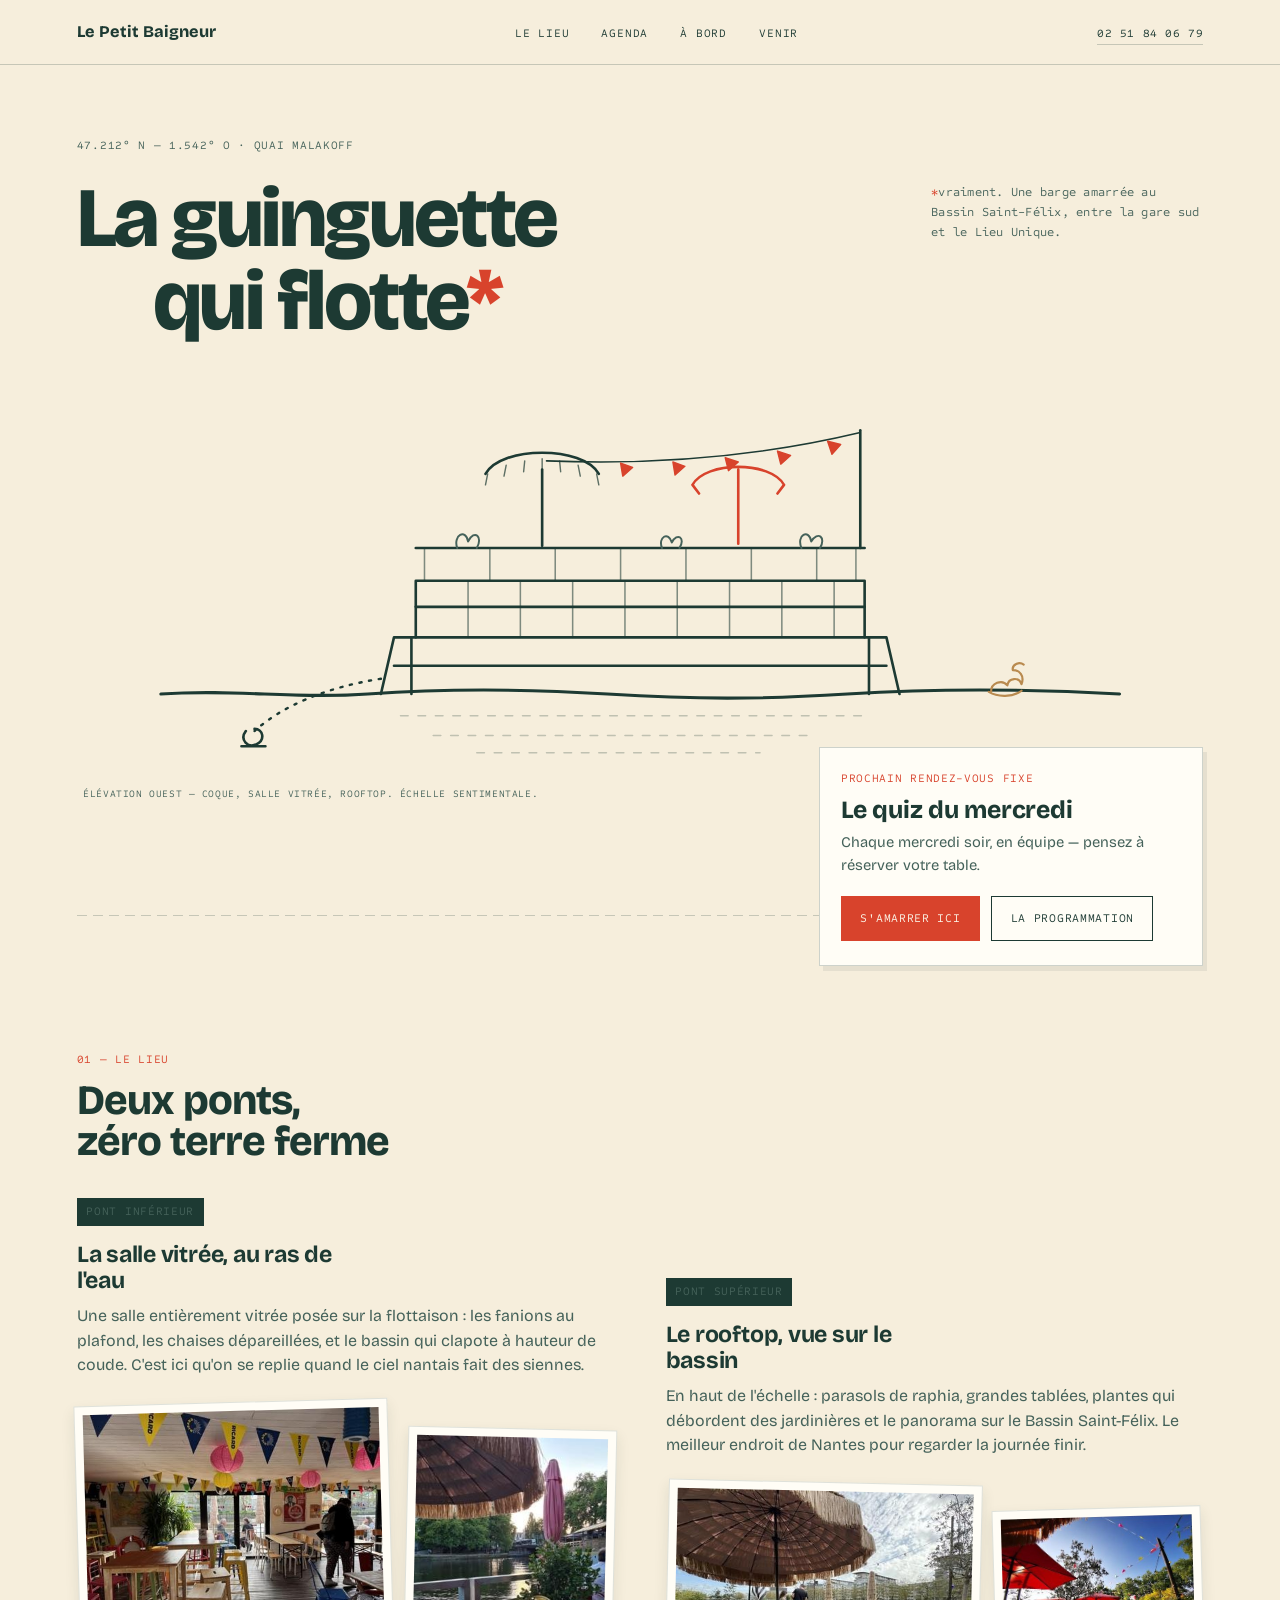
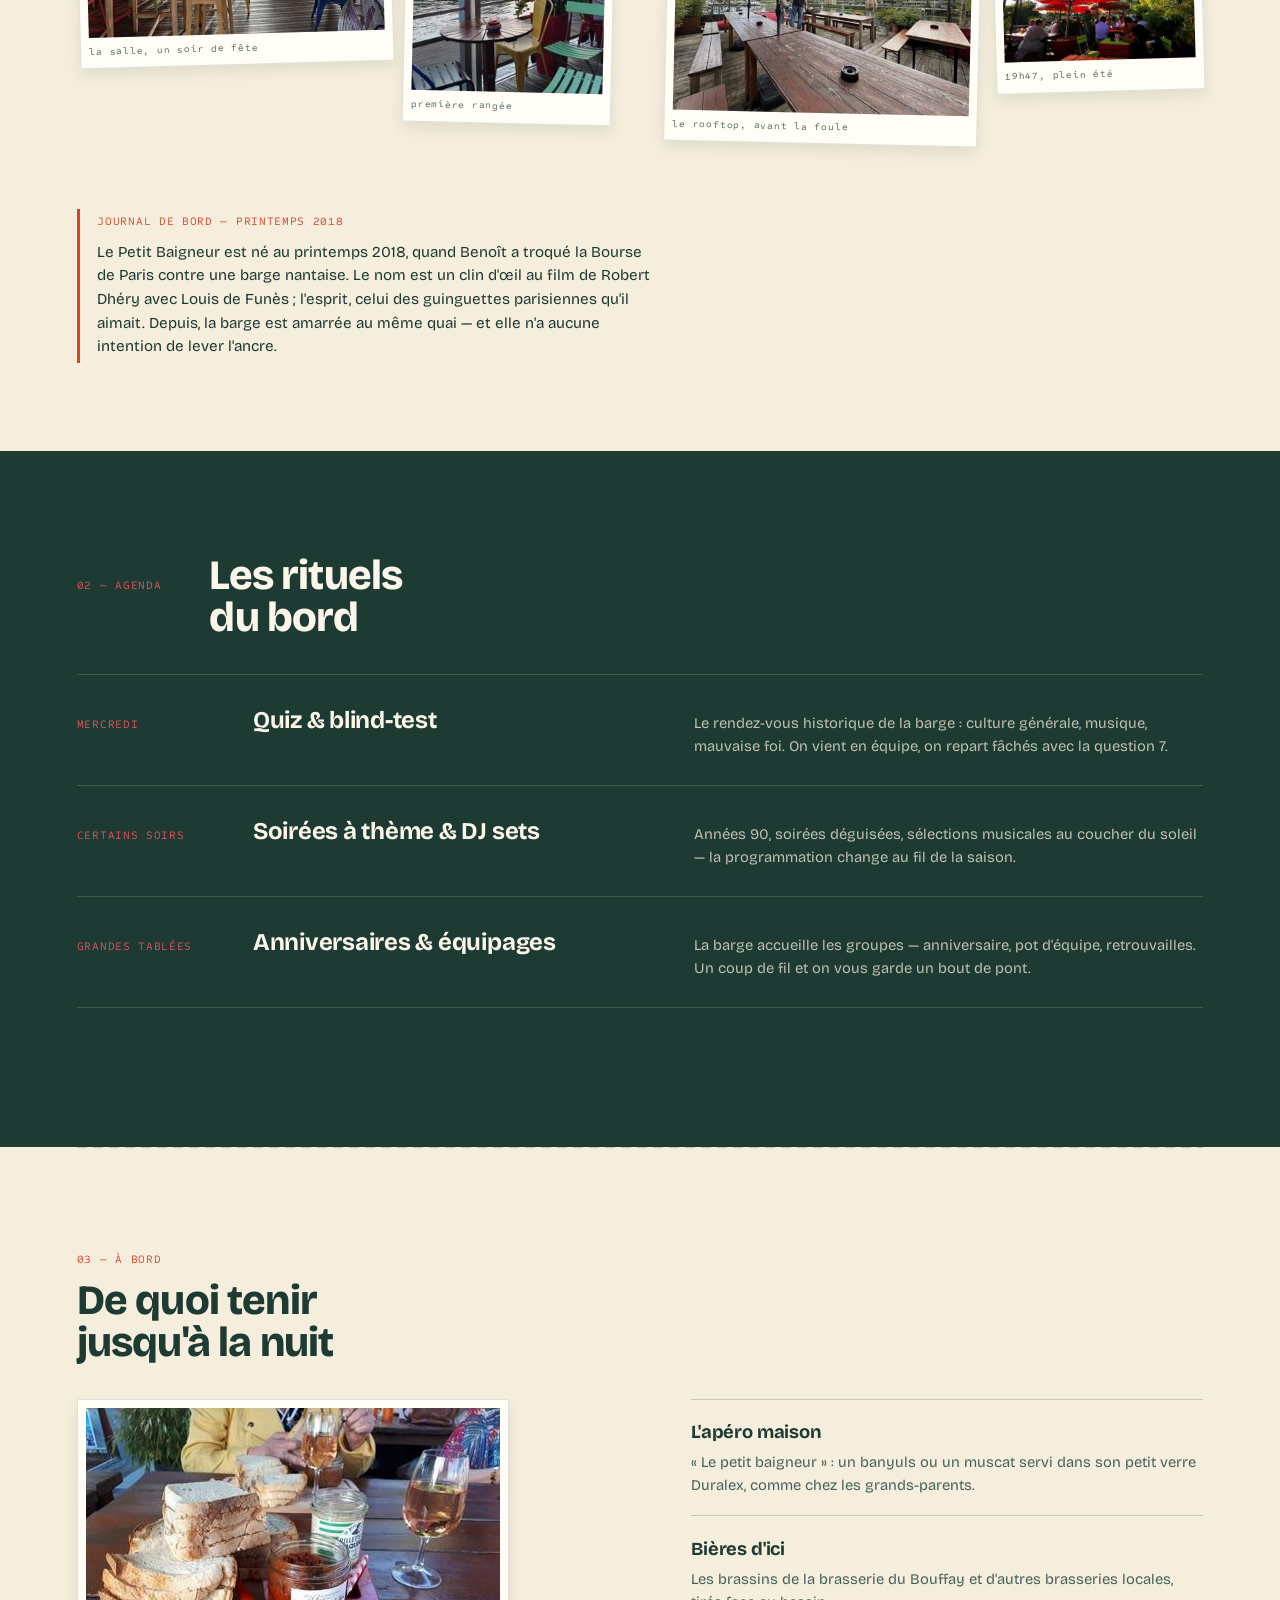
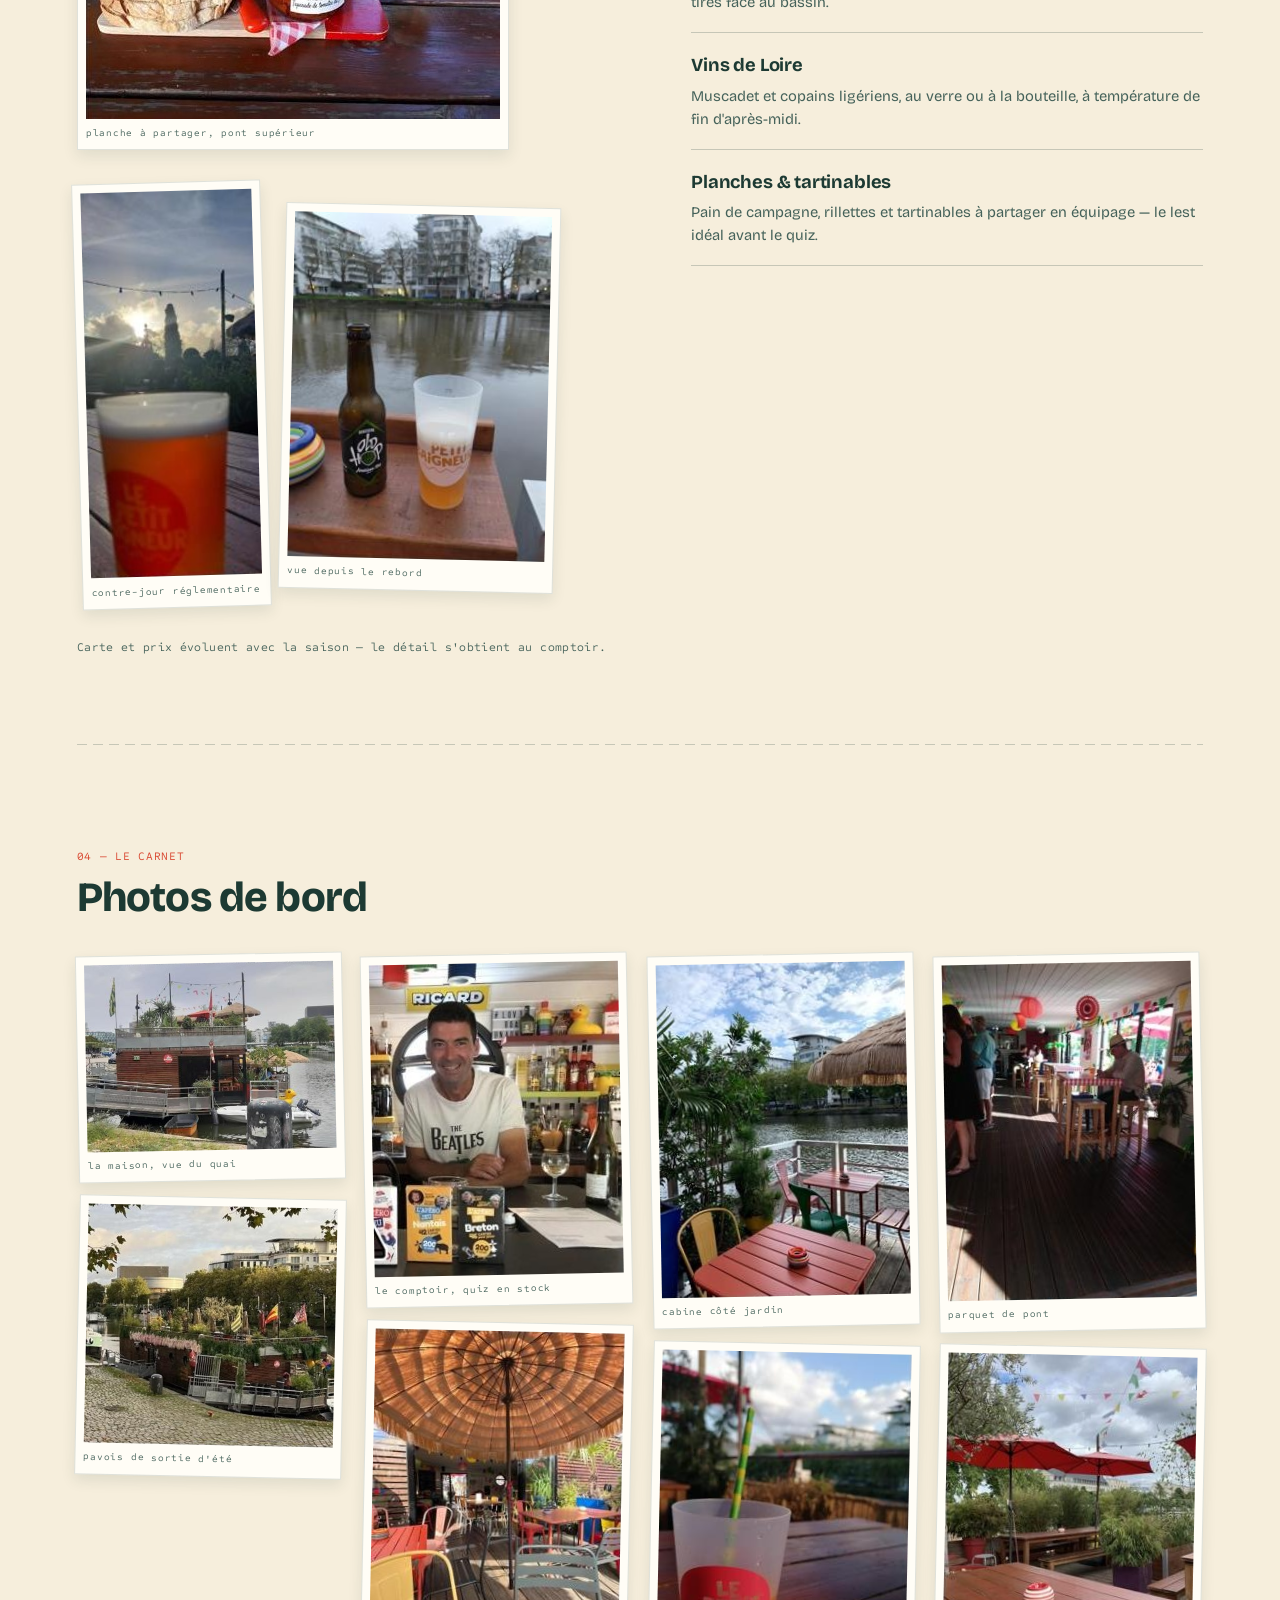
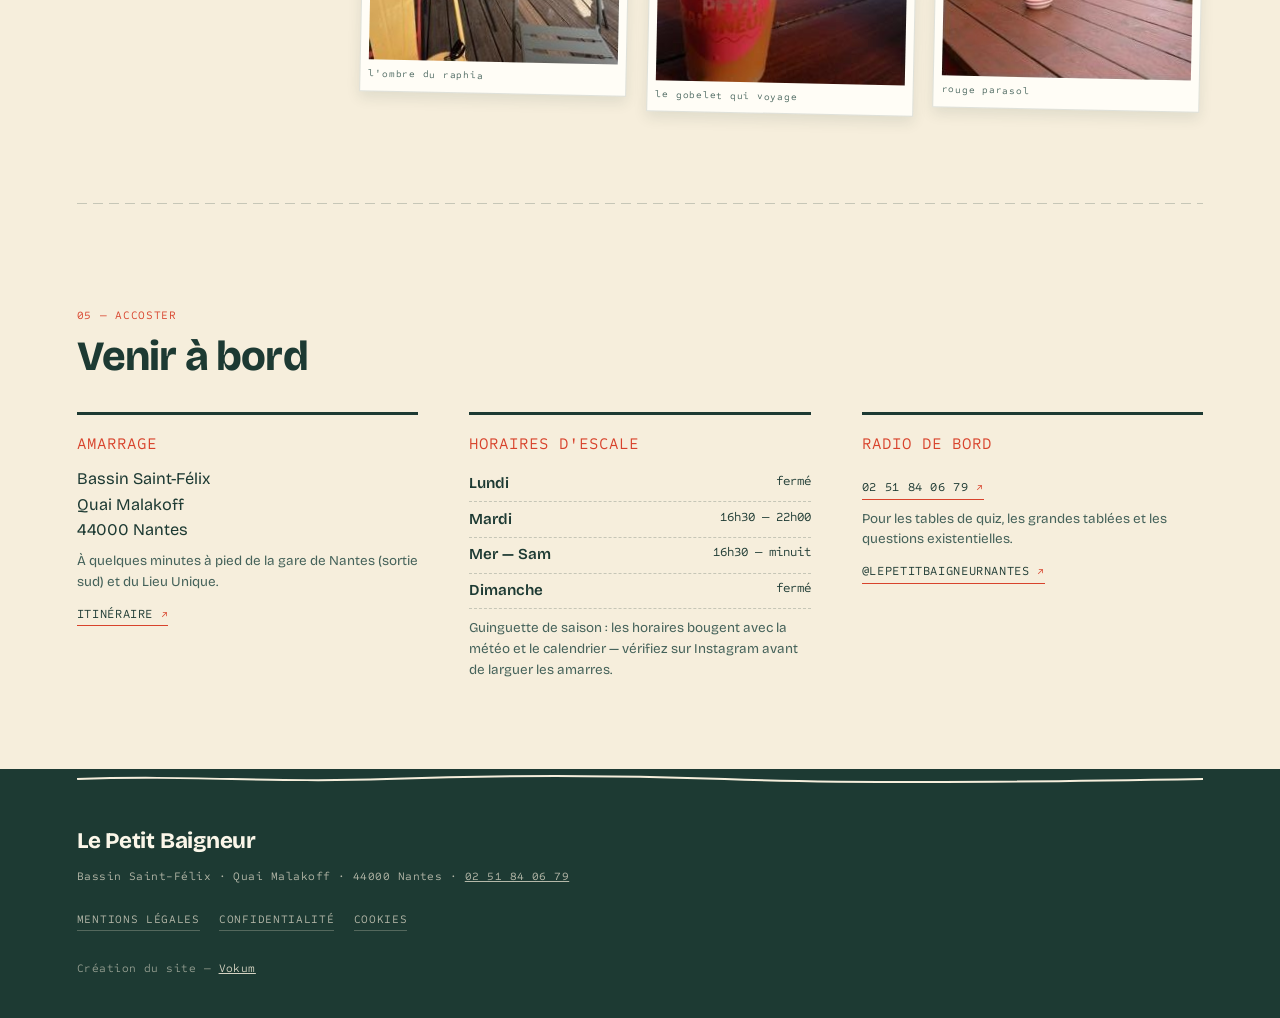
<file: index.html>
<!DOCTYPE html>
<html lang="fr">
<head>
<meta charset="UTF-8">
<meta name="viewport" content="width=device-width, initial-scale=1.0">
<title>Le Petit Baigneur — Guinguette flottante, Bassin Saint-Félix, Nantes</title>
<meta name="description" content="Le Petit Baigneur, guinguette flottante amarrée au Bassin Saint-Félix, quai Malakoff à Nantes. Quiz du mercredi, bières locales, vins de Loire et planches à partager, les pieds au-dessus de l'eau.">
<link rel="canonical" href="https://le-petit-baigneur.vercel.app/">
<meta property="og:title" content="Le Petit Baigneur — Guinguette flottante à Nantes">
<meta property="og:description" content="Une barge amarrée au Bassin Saint-Félix : quiz du mercredi, bières du Bouffay, vins de Loire et fins de journée au-dessus de l'eau.">
<meta property="og:type" content="website">
<meta property="og:url" content="https://le-petit-baigneur.vercel.app/">
<meta property="og:image" content="https://le-petit-baigneur.vercel.app/img/barge-face.jpg">
<meta property="og:locale" content="fr_FR">
<link rel="icon" href="data:image/svg+xml,%3Csvg xmlns='http://www.w3.org/2000/svg' viewBox='0 0 100 100'%3E%3Ccircle cx='50' cy='50' r='46' fill='%23D8432C'/%3E%3Cpath d='M18 62c8-6 14 6 22 0s14 6 22 0 14 6 20 1' stroke='%23F6EEDC' stroke-width='6' fill='none' stroke-linecap='round'/%3E%3C/svg%3E">
<link rel="preconnect" href="https://fonts.googleapis.com">
<link rel="preconnect" href="https://fonts.gstatic.com" crossorigin>
<link href="https://fonts.googleapis.com/css2?family=Bricolage+Grotesque:opsz,wght@12..96,300..800&family=Sometype+Mono:ital,wght@0,400;0,500;0,700;1,400&display=swap" rel="stylesheet">
<link rel="stylesheet" href="styles.css">
<script type="application/ld+json">
{
  "@context": "https://schema.org",
  "@type": "BarOrPub",
  "name": "Le Petit Baigneur",
  "description": "Guinguette flottante amarrée au Bassin Saint-Félix, quai Malakoff, à Nantes.",
  "address": {
    "@type": "PostalAddress",
    "streetAddress": "Bassin Saint-Félix, Quai Malakoff",
    "addressLocality": "Nantes",
    "postalCode": "44000",
    "addressCountry": "FR"
  },
  "geo": {
    "@type": "GeoCoordinates",
    "latitude": 47.2126,
    "longitude": -1.5423
  },
  "telephone": "+33251840679",
  "url": "https://le-petit-baigneur.vercel.app/",
  "sameAs": [
    "https://www.instagram.com/lepetitbaigneurnantes/"
  ],
  "servesCuisine": "Planches et tapas",
  "priceRange": "€€",
  "image": "https://le-petit-baigneur.vercel.app/img/barge-face.jpg"
}
</script>
</head>
<body>

<!-- ============ ENTRÉE : la ligne d'eau ============ -->
<div class="entree" id="entree" aria-hidden="true">
  <div class="entree-inner">
    <svg class="entree-svg" viewBox="0 0 400 240" fill="none" aria-hidden="true">
      <path class="e-eau" pathLength="1" d="M8 180 C 60 176, 90 184, 140 180 S 240 176, 290 180 S 372 184, 392 180"/>
      <g class="e-barge">
        <path class="e-trait t1" pathLength="1" d="M120 178 L126 152 H274 L280 178 Z"/>
        <path class="e-trait t2" pathLength="1" d="M136 152 V128 H264 V152"/>
        <path class="e-trait t3" pathLength="1" d="M136 140 H264"/>
        <path class="e-trait t4" pathLength="1" d="M148 128 V112 M200 128 V110 M252 128 V112"/>
        <path class="e-trait t5" pathLength="1" d="M148 112 C160 100 240 98 252 112"/>
        <path class="e-trait t6" pathLength="1" d="M176 110 V88 M164 96 C170 84 182 84 188 96 M176 88 h0"/>
        <path class="e-trait t7" pathLength="1" d="M120 172 C 100 176, 88 190, 82 202"/>
      </g>
    </svg>
    <p class="entree-nom"><span>Le</span> <span>Petit</span> <span>Baigneur</span></p>
    <p class="entree-lieu">bassin saint-félix · nantes</p>
  </div>
</div>

<!-- ============ HEADER ============ -->
<header class="topbar" id="haut">
  <a class="topbar-nom" href="#haut">Le Petit Baigneur</a>
  <nav class="topbar-nav" aria-label="Navigation principale">
    <a href="#lieu">Le lieu</a>
    <a href="#agenda">Agenda</a>
    <a href="#bord">À bord</a>
    <a href="#infos">Venir</a>
  </nav>
  <a class="topbar-tel" href="tel:+33251840679">02 51 84 06 79</a>
</header>

<main>

<!-- ============ HERO ============ -->
<section class="hero">
  <p class="mono hero-coord">47.212° N — 1.542° O · quai Malakoff</p>
  <h1 class="hero-titre">
    <span class="ht-ligne">La guinguette</span>
    <span class="ht-ligne">qui flotte<em class="ht-rouge">*</em></span>
  </h1>
  <p class="hero-note mono"><em class="ht-rouge">*</em>vraiment. Une barge amarrée au Bassin Saint-Félix, entre la gare sud et le Lieu Unique.</p>

  <figure class="hero-dessin" aria-label="Dessin au trait de la barge du Petit Baigneur">
    <svg viewBox="0 0 900 380" fill="none" aria-hidden="true">
      <!-- ligne d'eau -->
      <path class="d-eau" d="M10 302 C 80 297, 130 307, 200 302 S 340 297, 420 302 S 560 307, 640 302 S 800 297, 890 302"/>
      <!-- reflet -->
      <path class="d-reflet" d="M230 322 H 660 M260 340 H 610 M300 356 H 560"/>
      <!-- coque -->
      <path class="d-trait" d="M212 302 L 224 250 H 676 L 688 302"/>
      <path class="d-trait" d="M224 276 H 676 M240 250 V 302 M660 250 V 302"/>
      <!-- salle vitrée -->
      <path class="d-trait" d="M244 250 V 198 H 656 V 250"/>
      <path class="d-trait" d="M244 222 H 656"/>
      <path class="d-fin" d="M292 198 V 250 M340 198 V 250 M388 198 V 250 M436 198 V 250 M484 198 V 250 M532 198 V 250 M580 198 V 250 M628 198 V 250"/>
      <!-- rambarde rooftop -->
      <path class="d-fin" d="M252 198 V 168 M312 198 V 168 M372 198 V 168 M432 198 V 168 M492 198 V 168 M552 198 V 168 M612 198 V 168 M648 198 V 168"/>
      <path class="d-trait" d="M244 168 H 656"/>
      <!-- plantes rooftop -->
      <path class="d-vert" d="M282 168 c-4 -12 8 -18 10 -6 c6 -12 14 -4 8 6 M470 168 c-4 -10 6 -16 9 -5 c5 -10 13 -4 7 5 M598 168 c-5 -12 7 -18 9 -6 c6 -10 14 -4 8 6"/>
      <!-- parasol raphia -->
      <path class="d-trait" d="M360 166 V 96"/>
      <path class="d-trait" d="M308 100 C 322 74 398 74 412 100"/>
      <path class="d-frange" d="M310 100 l-2 10 M327 92 l-2 10 M344 88 l-1 10 M360 86 l0 10 M376 88 l1 10 M393 92 l2 10 M410 100 l2 10"/>
      <!-- parasol rouge -->
      <path class="d-rouge" d="M540 164 V 106 M498 110 C 510 88 570 88 582 110 M498 110 l6 8 M540 96 l0 10 M582 110 l-6 8"/>
      <!-- mât + fanions -->
      <path class="d-trait" d="M652 168 V 60"/>
      <path class="d-fanions" d="M652 62 C 560 84, 460 92, 364 88"/>
      <path class="d-fanion" d="M622 70 l4 12 8 -9 z M576 79 l3 12 9 -8 z M528 85 l3 12 9 -8 z M480 89 l2 12 9 -8 z M432 90 l2 12 9 -8 z"/>
      <!-- amarre vers bollard -->
      <path class="d-corde" d="M212 288 C 160 296, 120 314, 96 336"/>
      <path class="d-trait" d="M88 336 c-6 8 2 16 10 12 c8 -4 6 -14 -2 -14 M84 350 h22"/>
      <!-- canard -->
      <path class="d-canard" d="M772 300 c0 -8 10 -12 15 -6 c1 -7 11 -8 13 -1 c3 -8 -2 -13 -8 -13 c-1 -5 6 -8 10 -5 M770 300 c8 5 22 5 30 -1"/>
    </svg>
    <figcaption class="mono hero-legende">Élévation ouest — coque, salle vitrée, rooftop. Échelle sentimentale.</figcaption>
  </figure>

  <div class="hero-rdv">
    <p class="mono rdv-label">Prochain rendez-vous fixe</p>
    <p class="rdv-titre">Le quiz du mercredi</p>
    <p class="rdv-detail">Chaque mercredi soir, en équipe — pensez à réserver votre table.</p>
    <div class="rdv-actions">
      <a class="btn btn-plein" href="https://www.google.com/maps/search/?api=1&query=Le+Petit+Baigneur%2C+Quai+Malakoff%2C+44000+Nantes" target="_blank" rel="noopener">S'amarrer ici</a>
      <a class="btn btn-ligne" href="https://www.instagram.com/lepetitbaigneurnantes/" target="_blank" rel="noopener">La programmation</a>
    </div>
  </div>
</section>

<!-- ============ LE LIEU ============ -->
<section class="lieu" id="lieu">
  <header class="sec-tete">
    <p class="mono sec-num">01 — Le lieu</p>
    <h2>Deux ponts,<br>zéro terre ferme</h2>
  </header>

  <div class="lieu-flux">
    <article class="pont">
      <p class="mono pont-tag">Pont inférieur</p>
      <h3>La salle vitrée, au ras de l'eau</h3>
      <p>Une salle entièrement vitrée posée sur la flottaison : les fanions au plafond, les chaises dépareillées, et le bassin qui clapote à hauteur de coude. C'est ici qu'on se replie quand le ciel nantais fait des siennes.</p>
      <div class="pont-photos">
        <figure class="snap snap-a"><img src="img/salle-fanions.jpg" alt="La salle vitrée décorée de fanions et de lampions" width="427" height="321" loading="lazy" decoding="async"><figcaption class="mono">la salle, un soir de fête</figcaption></figure>
        <figure class="snap snap-b"><img src="img/table-bord-eau.jpg" alt="Table au bord de l'eau avec chaises colorées" width="241" height="322" loading="lazy" decoding="async"><figcaption class="mono">première rangée</figcaption></figure>
      </div>
    </article>

    <article class="pont">
      <p class="mono pont-tag">Pont supérieur</p>
      <h3>Le rooftop, vue sur le bassin</h3>
      <p>En haut de l'échelle : parasols de raphia, grandes tablées, plantes qui débordent des jardinières et le panorama sur le Bassin Saint-Félix. Le meilleur endroit de Nantes pour regarder la journée finir.</p>
      <div class="pont-photos">
        <figure class="snap snap-b"><img src="img/rooftop-tables.jpg" alt="Grandes tablées en bois sous les parasols de raphia du rooftop" width="429" height="321" loading="lazy" decoding="async"><figcaption class="mono">le rooftop, avant la foule</figcaption></figure>
        <figure class="snap snap-a"><img src="img/parasols-soir.jpg" alt="Parasols rouges du rooftop en fin de journée" width="429" height="321" loading="lazy" decoding="async"><figcaption class="mono">19h47, plein été</figcaption></figure>
      </div>
    </article>
  </div>

  <aside class="lieu-histoire">
    <p class="mono sec-num">Journal de bord — printemps 2018</p>
    <p>Le Petit Baigneur est né au printemps 2018, quand Benoît a troqué la Bourse de Paris contre une barge nantaise. Le nom est un clin d'œil au film de Robert Dhéry avec Louis de Funès ; l'esprit, celui des guinguettes parisiennes qu'il aimait. Depuis, la barge est amarrée au même quai — et elle n'a aucune intention de lever l'ancre.</p>
  </aside>
</section>

<!-- ============ AGENDA ============ -->
<section class="agenda" id="agenda">
  <header class="sec-tete">
    <p class="mono sec-num">02 — Agenda</p>
    <h2>Les rituels<br>du bord</h2>
  </header>

  <ol class="rituels">
    <li class="rituel">
      <p class="mono rituel-jour">Mercredi</p>
      <div>
        <h3>Quiz &amp; blind-test</h3>
        <p>Le rendez-vous historique de la barge : culture générale, musique, mauvaise foi. On vient en équipe, on repart fâchés avec la question 7.</p>
      </div>
    </li>
    <li class="rituel">
      <p class="mono rituel-jour">Certains soirs</p>
      <div>
        <h3>Soirées à thème &amp; DJ sets</h3>
        <p>Années 90, soirées déguisées, sélections musicales au coucher du soleil — la programmation change au fil de la saison.</p>
      </div>
    </li>
    <li class="rituel">
      <p class="mono rituel-jour">Grandes tablées</p>
      <div>
        <h3>Anniversaires &amp; équipages</h3>
        <p>La barge accueille les groupes — anniversaire, pot d'équipe, retrouvailles. Un coup de fil et on vous garde un bout de pont.</p>
      </div>
    </li>
  </ol>

  <p class="agenda-note mono">La programmation à jour se trouve sur <a href="https://www.instagram.com/lepetitbaigneurnantes/" target="_blank" rel="noopener">@lepetitbaigneurnantes</a> — c'est le journal officiel du bord.</p>
</section>

<!-- ============ À BORD ============ -->
<section class="bord" id="bord">
  <header class="sec-tete">
    <p class="mono sec-num">03 — À bord</p>
    <h2>De quoi tenir<br>jusqu'à la nuit</h2>
  </header>

  <div class="bord-flux">
    <figure class="snap snap-large"><img src="img/planche-tapas.jpg" alt="Planche de pain de campagne et tartinables servie sur une table du rooftop" width="414" height="311" loading="lazy" decoding="async"><figcaption class="mono">planche à partager, pont supérieur</figcaption></figure>

    <ul class="carte">
      <li>
        <h3>L'apéro maison</h3>
        <p>« Le petit baigneur » : un banyuls ou un muscat servi dans son petit verre Duralex, comme chez les grands-parents.</p>
      </li>
      <li>
        <h3>Bières d'ici</h3>
        <p>Les brassins de la brasserie du Bouffay et d'autres brasseries locales, tirés face au bassin.</p>
      </li>
      <li>
        <h3>Vins de Loire</h3>
        <p>Muscadet et copains ligériens, au verre ou à la bouteille, à température de fin d'après-midi.</p>
      </li>
      <li>
        <h3>Planches &amp; tartinables</h3>
        <p>Pain de campagne, rillettes et tartinables à partager en équipage — le lest idéal avant le quiz.</p>
      </li>
    </ul>

    <div class="bord-snaps">
      <figure class="snap snap-a"><img src="img/biere-soleil.jpg" alt="Bière du Petit Baigneur en contre-jour au coucher du soleil" width="147" height="331" loading="lazy" decoding="async"><figcaption class="mono">contre-jour réglementaire</figcaption></figure>
      <figure class="snap snap-b"><img src="img/biere-bassin.jpg" alt="Bière locale posée sur le rebord face au bassin Saint-Félix" width="236" height="317" loading="lazy" decoding="async"><figcaption class="mono">vue depuis le rebord</figcaption></figure>
    </div>
  </div>
  <p class="bord-mention mono">Carte et prix évoluent avec la saison — le détail s'obtient au comptoir.</p>
</section>

<!-- ============ CARNET / GALERIE ============ -->
<section class="carnet" id="carnet">
  <header class="sec-tete">
    <p class="mono sec-num">04 — Le carnet</p>
    <h2>Photos de bord</h2>
  </header>
  <div class="carnet-grille">
    <figure class="snap"><img src="img/barge-face.jpg" alt="La barge du Petit Baigneur vue du quai, avec son rooftop végétalisé" width="394" height="295" loading="lazy" decoding="async"><figcaption class="mono">la maison, vue du quai</figcaption></figure>
    <figure class="snap"><img src="img/quai-barge.jpg" alt="Le bassin Saint-Félix et la barge pavoisée depuis les pavés du quai" width="362" height="347" loading="lazy" decoding="async"><figcaption class="mono">pavois de sortie d'été</figcaption></figure>
    <figure class="snap"><img src="img/bar-equipe.jpg" alt="Au comptoir du bar, boîtes de quiz posées devant l'équipe" width="240" height="300" loading="lazy" decoding="async"><figcaption class="mono">le comptoir, quiz en stock</figcaption></figure>
    <figure class="snap"><img src="img/parasol-chaises.jpg" alt="Parasol de raphia et chaises multicolores sur le pont" width="241" height="320" loading="lazy" decoding="async"><figcaption class="mono">l'ombre du raphia</figcaption></figure>
    <figure class="snap"><img src="img/bord-eau-plantes.jpg" alt="Table rouge au bord de l'eau entourée de plantes" width="239" height="319" loading="lazy" decoding="async"><figcaption class="mono">cabine côté jardin</figcaption></figure>
    <figure class="snap"><img src="img/gobelet-paille.jpg" alt="Gobelet du Petit Baigneur avec une paille, vue sur le bassin" width="245" height="325" loading="lazy" decoding="async"><figcaption class="mono">le gobelet qui voyage</figcaption></figure>
    <figure class="snap"><img src="img/salle-interieur.jpg" alt="Intérieur de la salle avec tables hautes et parquet" width="239" height="322" loading="lazy" decoding="async"><figcaption class="mono">parquet de pont</figcaption></figure>
    <figure class="snap"><img src="img/terrasse-parasols.jpg" alt="Parasols rouges et jardinières sur la terrasse" width="246" height="319" loading="lazy" decoding="async"><figcaption class="mono">rouge parasol</figcaption></figure>
  </div>
</section>

<!-- ============ INFOS / VENIR ============ -->
<section class="infos" id="infos">
  <header class="sec-tete">
    <p class="mono sec-num">05 — Accoster</p>
    <h2>Venir à bord</h2>
  </header>

  <div class="infos-grille">
    <div class="info-bloc">
      <p class="mono info-label">Amarrage</p>
      <p>Bassin Saint-Félix<br>Quai Malakoff<br>44000 Nantes</p>
      <p class="info-plus">À quelques minutes à pied de la gare de Nantes (sortie sud) et du Lieu Unique.</p>
      <a class="lien-fleche" href="https://www.google.com/maps/search/?api=1&query=Le+Petit+Baigneur%2C+Quai+Malakoff%2C+44000+Nantes" target="_blank" rel="noopener">Itinéraire</a>
    </div>
    <div class="info-bloc">
      <p class="mono info-label">Horaires d'escale</p>
      <dl class="horaires">
        <div><dt>Lundi</dt><dd>fermé</dd></div>
        <div><dt>Mardi</dt><dd>16h30 — 22h00</dd></div>
        <div><dt>Mer — Sam</dt><dd>16h30 — minuit</dd></div>
        <div><dt>Dimanche</dt><dd>fermé</dd></div>
      </dl>
      <p class="info-plus">Guinguette de saison : les horaires bougent avec la météo et le calendrier — vérifiez sur Instagram avant de larguer les amarres.</p>
    </div>
    <div class="info-bloc">
      <p class="mono info-label">Radio de bord</p>
      <p><a class="lien-fleche" href="tel:+33251840679">02 51 84 06 79</a></p>
      <p class="info-plus">Pour les tables de quiz, les grandes tablées et les questions existentielles.</p>
      <a class="lien-fleche" href="https://www.instagram.com/lepetitbaigneurnantes/" target="_blank" rel="noopener">@lepetitbaigneurnantes</a>
    </div>
  </div>
</section>

</main>

<!-- ============ NAV POUCE (mobile) ============ -->
<nav class="pouce" id="pouce" aria-label="Accès rapide">
  <a href="#agenda"><span class="mono">Agenda</span></a>
  <a href="#bord"><span class="mono">À bord</span></a>
  <a href="#infos"><span class="mono">Venir</span></a>
  <a href="tel:+33251840679" class="pouce-tel"><span class="mono">Appeler</span></a>
</nav>

<!-- ============ FOOTER ============ -->
<footer class="pied">
  <svg class="pied-eau" viewBox="0 0 400 20" preserveAspectRatio="none" aria-hidden="true">
    <path d="M0 10 C 40 6, 70 14, 110 10 S 190 6, 230 10 S 320 14, 400 10" fill="none"/>
  </svg>
  <p class="pied-nom">Le Petit Baigneur</p>
  <p class="mono pied-adresse">Bassin Saint-Félix · Quai Malakoff · 44000 Nantes · <a href="tel:+33251840679">02 51 84 06 79</a></p>
  <nav class="pied-nav mono" aria-label="Pages légales">
    <a href="mentions-legales.html">Mentions légales</a>
    <a href="confidentialite.html">Confidentialité</a>
    <a href="cookies.html">Cookies</a>
  </nav>
  <p class="pied-credit mono">Création du site — <a href="https://vokumagency.com" target="_blank" rel="noopener">Vokum</a></p>
</footer>

<script src="script.js"></script>
</body>
</html>
</file>
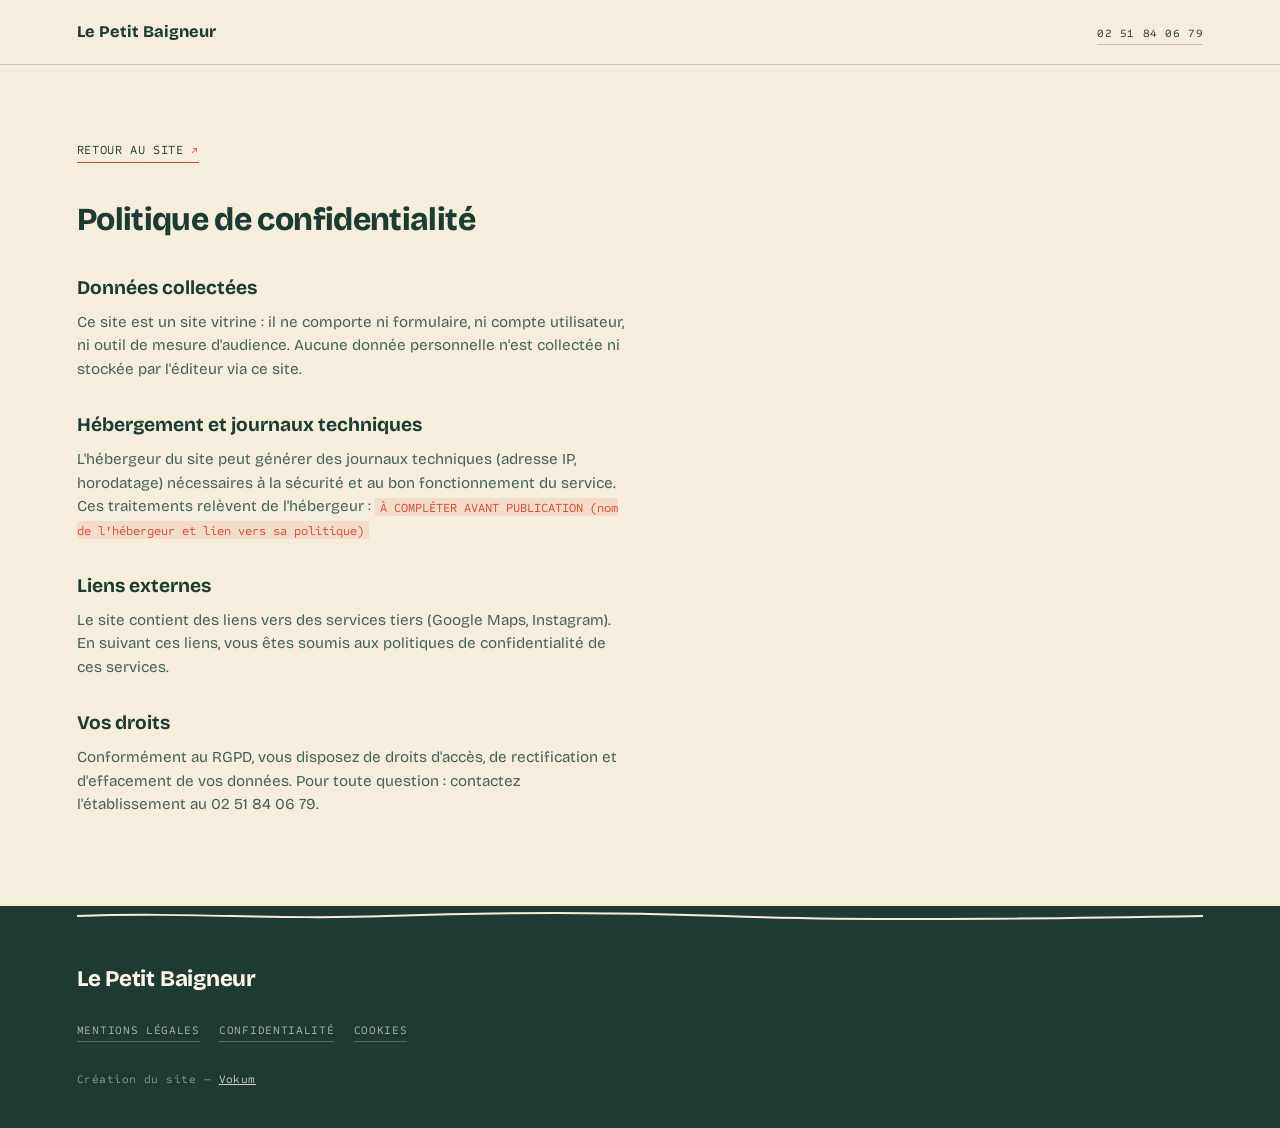
<file: confidentialite.html>
<!DOCTYPE html>
<html lang="fr">
<head>
<meta charset="UTF-8">
<meta name="viewport" content="width=device-width, initial-scale=1.0">
<title>Politique de confidentialité — Le Petit Baigneur</title>
<link rel="canonical" href="https://le-petit-baigneur.vercel.app/confidentialite.html">
<meta name="robots" content="noindex">
<link rel="stylesheet" href="styles.css">
<link rel="preconnect" href="https://fonts.googleapis.com">
<link rel="preconnect" href="https://fonts.gstatic.com" crossorigin>
<link href="https://fonts.googleapis.com/css2?family=Bricolage+Grotesque:opsz,wght@12..96,300..800&family=Sometype+Mono:wght@400;500&display=swap" rel="stylesheet">
</head>
<body>
<header class="topbar">
  <a class="topbar-nom" href="index.html">Le Petit Baigneur</a>
  <a class="topbar-tel" href="tel:+33251840679">02 51 84 06 79</a>
</header>
<main class="legal-main">
  <a class="lien-fleche legal-retour" href="index.html">Retour au site</a>
  <h1>Politique de confidentialité</h1>

  <h2>Données collectées</h2>
  <p>Ce site est un site vitrine : il ne comporte ni formulaire, ni compte utilisateur, ni outil de mesure d'audience. Aucune donnée personnelle n'est collectée ni stockée par l'éditeur via ce site.</p>

  <h2>Hébergement et journaux techniques</h2>
  <p>L'hébergeur du site peut générer des journaux techniques (adresse IP, horodatage) nécessaires à la sécurité et au bon fonctionnement du service. Ces traitements relèvent de l'hébergeur : <span class="a-completer">À COMPLÉTER AVANT PUBLICATION (nom de l'hébergeur et lien vers sa politique)</span></p>

  <h2>Liens externes</h2>
  <p>Le site contient des liens vers des services tiers (Google Maps, Instagram). En suivant ces liens, vous êtes soumis aux politiques de confidentialité de ces services.</p>

  <h2>Vos droits</h2>
  <p>Conformément au RGPD, vous disposez de droits d'accès, de rectification et d'effacement de vos données. Pour toute question : contactez l'établissement au 02 51 84 06 79.</p>
</main>
<footer class="pied">
  <svg class="pied-eau" viewBox="0 0 400 20" preserveAspectRatio="none" aria-hidden="true"><path d="M0 10 C 40 6, 70 14, 110 10 S 190 6, 230 10 S 320 14, 400 10" fill="none"/></svg>
  <p class="pied-nom">Le Petit Baigneur</p>
  <nav class="pied-nav mono" aria-label="Pages légales">
    <a href="mentions-legales.html">Mentions légales</a>
    <a href="confidentialite.html">Confidentialité</a>
    <a href="cookies.html">Cookies</a>
  </nav>
  <p class="pied-credit mono">Création du site — <a href="https://vokumagency.com" target="_blank" rel="noopener">Vokum</a></p>
</footer>
</body>
</html>
</file>
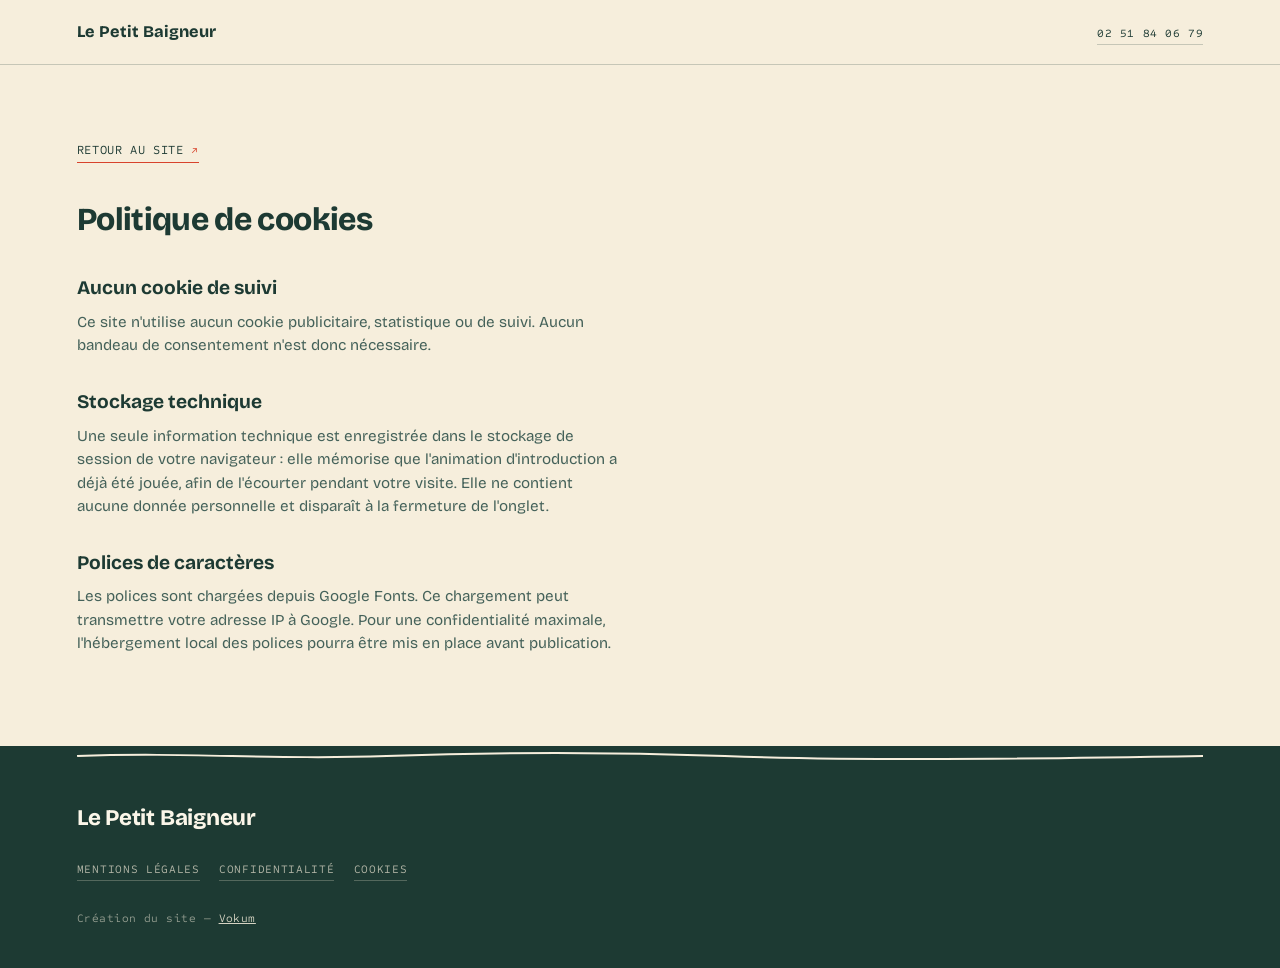
<file: cookies.html>
<!DOCTYPE html>
<html lang="fr">
<head>
<meta charset="UTF-8">
<meta name="viewport" content="width=device-width, initial-scale=1.0">
<title>Politique de cookies — Le Petit Baigneur</title>
<link rel="canonical" href="https://le-petit-baigneur.vercel.app/cookies.html">
<meta name="robots" content="noindex">
<link rel="stylesheet" href="styles.css">
<link rel="preconnect" href="https://fonts.googleapis.com">
<link rel="preconnect" href="https://fonts.gstatic.com" crossorigin>
<link href="https://fonts.googleapis.com/css2?family=Bricolage+Grotesque:opsz,wght@12..96,300..800&family=Sometype+Mono:wght@400;500&display=swap" rel="stylesheet">
</head>
<body>
<header class="topbar">
  <a class="topbar-nom" href="index.html">Le Petit Baigneur</a>
  <a class="topbar-tel" href="tel:+33251840679">02 51 84 06 79</a>
</header>
<main class="legal-main">
  <a class="lien-fleche legal-retour" href="index.html">Retour au site</a>
  <h1>Politique de cookies</h1>

  <h2>Aucun cookie de suivi</h2>
  <p>Ce site n'utilise aucun cookie publicitaire, statistique ou de suivi. Aucun bandeau de consentement n'est donc nécessaire.</p>

  <h2>Stockage technique</h2>
  <p>Une seule information technique est enregistrée dans le stockage de session de votre navigateur : elle mémorise que l'animation d'introduction a déjà été jouée, afin de l'écourter pendant votre visite. Elle ne contient aucune donnée personnelle et disparaît à la fermeture de l'onglet.</p>

  <h2>Polices de caractères</h2>
  <p>Les polices sont chargées depuis Google Fonts. Ce chargement peut transmettre votre adresse IP à Google. Pour une confidentialité maximale, l'hébergement local des polices pourra être mis en place avant publication.</p>
</main>
<footer class="pied">
  <svg class="pied-eau" viewBox="0 0 400 20" preserveAspectRatio="none" aria-hidden="true"><path d="M0 10 C 40 6, 70 14, 110 10 S 190 6, 230 10 S 320 14, 400 10" fill="none"/></svg>
  <p class="pied-nom">Le Petit Baigneur</p>
  <nav class="pied-nav mono" aria-label="Pages légales">
    <a href="mentions-legales.html">Mentions légales</a>
    <a href="confidentialite.html">Confidentialité</a>
    <a href="cookies.html">Cookies</a>
  </nav>
  <p class="pied-credit mono">Création du site — <a href="https://vokumagency.com" target="_blank" rel="noopener">Vokum</a></p>
</footer>
</body>
</html>
</file>
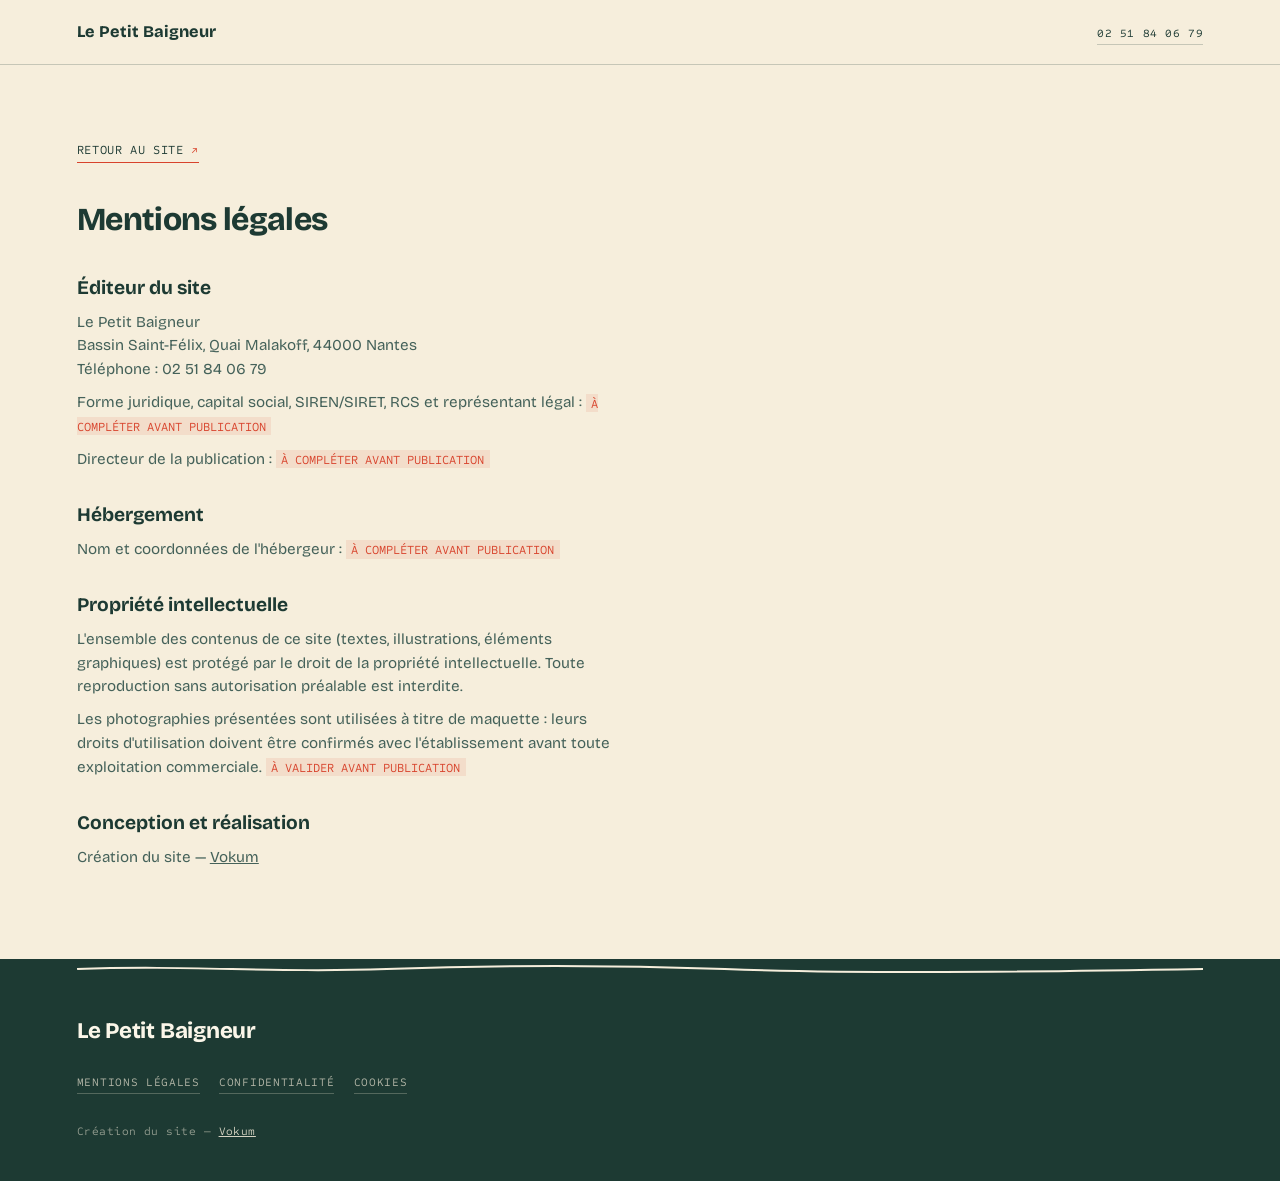
<file: mentions-legales.html>
<!DOCTYPE html>
<html lang="fr">
<head>
<meta charset="UTF-8">
<meta name="viewport" content="width=device-width, initial-scale=1.0">
<title>Mentions légales — Le Petit Baigneur</title>
<link rel="canonical" href="https://le-petit-baigneur.vercel.app/mentions-legales.html">
<meta name="robots" content="noindex">
<link rel="stylesheet" href="styles.css">
<link rel="preconnect" href="https://fonts.googleapis.com">
<link rel="preconnect" href="https://fonts.gstatic.com" crossorigin>
<link href="https://fonts.googleapis.com/css2?family=Bricolage+Grotesque:opsz,wght@12..96,300..800&family=Sometype+Mono:wght@400;500&display=swap" rel="stylesheet">
</head>
<body>
<header class="topbar">
  <a class="topbar-nom" href="index.html">Le Petit Baigneur</a>
  <a class="topbar-tel" href="tel:+33251840679">02 51 84 06 79</a>
</header>
<main class="legal-main">
  <a class="lien-fleche legal-retour" href="index.html">Retour au site</a>
  <h1>Mentions légales</h1>

  <h2>Éditeur du site</h2>
  <p>Le Petit Baigneur<br>Bassin Saint-Félix, Quai Malakoff, 44000 Nantes<br>Téléphone : 02 51 84 06 79</p>
  <p>Forme juridique, capital social, SIREN/SIRET, RCS et représentant légal : <span class="a-completer">À COMPLÉTER AVANT PUBLICATION</span></p>
  <p>Directeur de la publication : <span class="a-completer">À COMPLÉTER AVANT PUBLICATION</span></p>

  <h2>Hébergement</h2>
  <p>Nom et coordonnées de l'hébergeur : <span class="a-completer">À COMPLÉTER AVANT PUBLICATION</span></p>

  <h2>Propriété intellectuelle</h2>
  <p>L'ensemble des contenus de ce site (textes, illustrations, éléments graphiques) est protégé par le droit de la propriété intellectuelle. Toute reproduction sans autorisation préalable est interdite.</p>
  <p>Les photographies présentées sont utilisées à titre de maquette : leurs droits d'utilisation doivent être confirmés avec l'établissement avant toute exploitation commerciale. <span class="a-completer">À VALIDER AVANT PUBLICATION</span></p>

  <h2>Conception et réalisation</h2>
  <p>Création du site — <a href="https://vokumagency.com" target="_blank" rel="noopener">Vokum</a></p>
</main>
<footer class="pied">
  <svg class="pied-eau" viewBox="0 0 400 20" preserveAspectRatio="none" aria-hidden="true"><path d="M0 10 C 40 6, 70 14, 110 10 S 190 6, 230 10 S 320 14, 400 10" fill="none"/></svg>
  <p class="pied-nom">Le Petit Baigneur</p>
  <nav class="pied-nav mono" aria-label="Pages légales">
    <a href="mentions-legales.html">Mentions légales</a>
    <a href="confidentialite.html">Confidentialité</a>
    <a href="cookies.html">Cookies</a>
  </nav>
  <p class="pied-credit mono">Création du site — <a href="https://vokumagency.com" target="_blank" rel="noopener">Vokum</a></p>
</footer>
</body>
</html>
</file>
<file: styles.css>
/* ===================================================
   LE PETIT BAIGNEUR — « Le carnet de bord »
   Mobile d'abord (375/390), desktop en extension.
   =================================================== */

:root {
  --papier: #F6EEDC;
  --papier-clair: #FBF6E9;
  --blanc: #FFFDF6;
  --encre: #1D3A33;
  --encre-douce: #45625A;
  --rouge: #D8432C;
  --corail: #E4535F;
  --raphia: #B98A4F;
  --trait: rgba(29, 58, 51, 0.22);
  --f-display: "Bricolage Grotesque", "Helvetica Neue", sans-serif;
  --f-mono: "Sometype Mono", "Courier New", monospace;
}

* { margin: 0; padding: 0; box-sizing: border-box; }

html { scroll-behavior: smooth; }

body {
  font-family: var(--f-display);
  font-weight: 400;
  background: var(--papier);
  color: var(--encre);
  line-height: 1.55;
  font-size: 1rem;
  overflow-x: clip;
}

img { max-width: 100%; height: auto; display: block; }

a { color: inherit; }

.mono {
  font-family: var(--f-mono);
  font-size: 0.72rem;
  letter-spacing: 0.06em;
  text-transform: uppercase;
}

/* ---------- fils d'eau (séparateurs) ---------- */

section { position: relative; padding: 4.5rem 1.35rem 4rem; }

section + section::before {
  content: "";
  position: absolute;
  top: 0; left: 1.35rem; right: 1.35rem;
  height: 1px;
  background: repeating-linear-gradient(90deg, var(--trait) 0 10px, transparent 10px 16px);
}

/* =================== ENTRÉE =================== */

.entree {
  position: fixed;
  inset: 0;
  z-index: 60;
  background: var(--papier);
  display: grid;
  place-items: center;
  pointer-events: none;
  transition: opacity 0.55s ease, visibility 0.55s;
}

.entree.finie { opacity: 0; visibility: hidden; }

.entree-inner { text-align: center; }

.entree-svg { width: min(72vw, 340px); height: auto; }

.entree-svg path {
  stroke: var(--encre);
  stroke-width: 2.2;
  stroke-linecap: round;
  stroke-linejoin: round;
  stroke-dasharray: 1;
  stroke-dashoffset: 1;
}

.entree-svg .e-eau { stroke-width: 2.6; }
.entree-svg .e-trait.t7 { stroke-dasharray: 0.06 0.04; }

.entree.animee .e-eau { animation: e-draw 0.7s ease-out forwards; }
.entree.animee .t1 { animation: e-draw 0.45s ease-out 0.5s forwards; }
.entree.animee .t2 { animation: e-draw 0.4s ease-out 0.7s forwards; }
.entree.animee .t3 { animation: e-draw 0.3s ease-out 0.85s forwards; }
.entree.animee .t4 { animation: e-draw 0.3s ease-out 0.95s forwards; }
.entree.animee .t5 { animation: e-draw 0.35s ease-out 1.05s forwards; }
.entree.animee .t6 { animation: e-draw 0.4s ease-out 1.15s forwards; }
.entree.animee .t7 { animation: e-draw 0.5s ease-out 1.3s forwards; }

@keyframes e-draw { to { stroke-dashoffset: 0; } }

.entree-nom {
  margin-top: 1.1rem;
  font-weight: 750;
  font-size: 1.7rem;
  letter-spacing: -0.01em;
  line-height: 1;
}

.entree-nom span {
  display: inline-block;
  opacity: 0;
  transform: translateY(0.55em);
}

.entree.animee .entree-nom span { animation: e-monte 0.55s cubic-bezier(0.2, 0.6, 0.2, 1) forwards; }
.entree.animee .entree-nom span:nth-child(1) { animation-delay: 0.9s; }
.entree.animee .entree-nom span:nth-child(2) { animation-delay: 1.02s; }
.entree.animee .entree-nom span:nth-child(3) { animation-delay: 1.14s; }

@keyframes e-monte { to { opacity: 1; transform: translateY(0); } }

.entree-lieu {
  font-family: var(--f-mono);
  font-size: 0.68rem;
  letter-spacing: 0.14em;
  text-transform: uppercase;
  color: var(--encre-douce);
  margin-top: 0.6rem;
  opacity: 0;
}

.entree.animee .entree-lieu { animation: e-monte 0.5s ease 1.35s forwards; }

/* version raccourcie (visite suivante) */
.entree.rapide .e-eau,
.entree.rapide .e-trait { animation-duration: 0.25s !important; animation-delay: 0s !important; }
.entree.rapide .entree-nom span,
.entree.rapide .entree-lieu { animation-duration: 0.3s !important; animation-delay: 0.1s !important; }

@media (prefers-reduced-motion: reduce) {
  html { scroll-behavior: auto; }
  .entree-svg path { stroke-dashoffset: 0; stroke-dasharray: none; }
  .entree.animee .e-eau, .entree.animee .e-trait { animation: none; }
  .entree .entree-nom span, .entree .entree-lieu { animation: none !important; opacity: 1; transform: none; }
  .entree { transition: opacity 0.3s ease, visibility 0.3s; }
}

/* =================== TOPBAR =================== */

.topbar {
  display: flex;
  align-items: baseline;
  justify-content: space-between;
  gap: 1rem;
  padding: 1rem 1.35rem;
  border-bottom: 1px solid var(--trait);
}

.topbar-nom {
  font-weight: 750;
  font-size: 1.02rem;
  text-decoration: none;
  white-space: nowrap;
}

.topbar-nav { display: none; }

.topbar-tel {
  font-family: var(--f-mono);
  font-size: 0.72rem;
  letter-spacing: 0.05em;
  text-decoration: none;
  border-bottom: 1px solid var(--trait);
  padding-bottom: 1px;
  white-space: nowrap;
}

/* =================== HERO =================== */

.hero { padding-top: 2.6rem; }

.hero-coord { color: var(--encre-douce); margin-bottom: 1.4rem; }

.hero-titre {
  font-size: clamp(2.55rem, 12vw, 3.4rem);
  font-weight: 780;
  line-height: 0.98;
  letter-spacing: -0.025em;
  text-wrap: balance;
}

.ht-ligne { display: block; }
.ht-ligne:nth-child(2) { padding-left: 0.9em; }
.ht-rouge { color: var(--rouge); font-style: normal; }

.hero-note {
  max-width: 21rem;
  margin-top: 1.1rem;
  color: var(--encre-douce);
  text-transform: none;
  letter-spacing: 0.02em;
  font-size: 0.78rem;
  line-height: 1.6;
}

.hero-dessin { margin: 2.2rem -0.4rem 0; }

.hero-dessin svg { width: 100%; height: auto; }

.hero-dessin path {
  stroke: var(--encre);
  stroke-width: 2.4;
  stroke-linecap: round;
  stroke-linejoin: round;
}

.hero-dessin .d-eau { stroke-width: 2.8; }
.hero-dessin .d-fin { stroke-width: 1.4; opacity: 0.55; }
.hero-dessin .d-reflet { stroke-width: 1.4; opacity: 0.25; stroke-dasharray: 7 9; }
.hero-dessin .d-rouge { stroke: var(--rouge); }
.hero-dessin .d-vert { stroke: var(--encre-douce); stroke-width: 1.8; }
.hero-dessin .d-frange { stroke-width: 1.3; opacity: 0.7; }
.hero-dessin .d-fanions { stroke-width: 1.4; }
.hero-dessin .d-fanion { stroke-width: 1.3; fill: var(--rouge); stroke: var(--rouge); }
.hero-dessin .d-corde { stroke-dasharray: 2 7; stroke-width: 2.2; }
.hero-dessin .d-canard { stroke: var(--raphia); stroke-width: 2; }

.hero-legende {
  margin-top: 0.5rem;
  color: var(--encre-douce);
  font-size: 0.62rem;
  text-align: right;
  padding-right: 0.4rem;
}

.hero-rdv {
  margin-top: 2.4rem;
  background: var(--blanc);
  border: 1px solid var(--trait);
  padding: 1.4rem 1.3rem 1.5rem;
  box-shadow: 4px 5px 0 rgba(29, 58, 51, 0.08);
}

.rdv-label { color: var(--rouge); margin-bottom: 0.55rem; }

.rdv-titre {
  font-weight: 750;
  font-size: 1.55rem;
  line-height: 1.05;
  letter-spacing: -0.01em;
}

.rdv-detail { margin-top: 0.5rem; font-size: 0.92rem; color: var(--encre-douce); }

.rdv-actions { display: flex; flex-wrap: wrap; gap: 0.7rem; margin-top: 1.2rem; }

.btn {
  font-family: var(--f-mono);
  font-size: 0.74rem;
  letter-spacing: 0.06em;
  text-transform: uppercase;
  text-decoration: none;
  padding: 0.78rem 1.15rem;
  border: 1.5px solid var(--encre);
  transition: transform 0.2s ease, box-shadow 0.2s ease;
}

.btn-plein { background: var(--rouge); border-color: var(--rouge); color: var(--papier-clair); }
.btn-ligne { background: transparent; }

.btn:active { transform: translateY(2px); }

@media (hover: hover) {
  .btn:hover { transform: translate(-2px, -2px); box-shadow: 3px 3px 0 rgba(29, 58, 51, 0.25); }
}

/* =================== SECTIONS COMMUNES =================== */

.sec-tete { margin-bottom: 2.2rem; }

.sec-num { color: var(--rouge); margin-bottom: 0.7rem; }

.sec-tete h2 {
  font-size: clamp(2rem, 9vw, 2.6rem);
  font-weight: 760;
  line-height: 1.0;
  letter-spacing: -0.02em;
}

/* révélations au scroll */
.rev { opacity: 0; transform: translateY(22px); transition: opacity 0.7s ease, transform 0.7s cubic-bezier(0.2, 0.6, 0.2, 1); }
.rev.vu { opacity: 1; transform: none; }

@media (prefers-reduced-motion: reduce) {
  .rev { opacity: 1; transform: none; transition: none; }
}

/* =================== SNAPSHOTS =================== */

.snap {
  background: var(--blanc);
  border: 1px solid rgba(29, 58, 51, 0.14);
  padding: 0.5rem 0.5rem 0.55rem;
  box-shadow: 0 6px 14px rgba(29, 58, 51, 0.10);
  width: fit-content;
}

.snap img { width: 100%; }

.snap figcaption {
  padding-top: 0.45rem;
  font-size: 0.6rem;
  letter-spacing: 0.08em;
  color: var(--encre-douce);
  text-transform: lowercase;
}

.snap-a { transform: rotate(-1.6deg); }
.snap-b { transform: rotate(1.3deg); }

/* =================== LE LIEU =================== */

.pont { margin-bottom: 3.2rem; }

.pont-tag {
  display: inline-block;
  color: var(--papier-clair);
  background: var(--encre);
  padding: 0.32rem 0.6rem;
  margin-bottom: 0.9rem;
}

.pont h3 {
  font-size: 1.45rem;
  font-weight: 700;
  line-height: 1.12;
  letter-spacing: -0.01em;
  margin-bottom: 0.7rem;
  max-width: 18ch;
}

.pont > p { max-width: 34rem; color: var(--encre-douce); }

.pont-photos {
  display: flex;
  align-items: flex-start;
  gap: 0.9rem;
  margin-top: 1.5rem;
}

.pont-photos .snap:first-child { flex: 1.55; }
.pont-photos .snap:last-child { flex: 1; margin-top: 1.6rem; }

.lieu-histoire {
  border-left: 3px solid var(--rouge);
  padding: 0.3rem 0 0.3rem 1.1rem;
  max-width: 36rem;
}

.lieu-histoire .sec-num { color: var(--rouge); margin-bottom: 0.6rem; }
.lieu-histoire p:last-child { font-size: 0.95rem; }

/* =================== AGENDA =================== */

.agenda { background: var(--encre); color: var(--papier-clair); }

.agenda .sec-num { color: var(--corail); }
.agenda .sec-tete h2 { color: var(--papier-clair); }

.rituels { list-style: none; }

.rituel {
  display: grid;
  grid-template-columns: 6.4rem 1fr;
  gap: 1rem;
  padding: 1.35rem 0;
  border-top: 1px solid rgba(246, 238, 220, 0.18);
}

.rituel:last-child { border-bottom: 1px solid rgba(246, 238, 220, 0.18); }

.rituel-jour { color: var(--corail); padding-top: 0.25rem; }

.rituel h3 { font-size: 1.2rem; font-weight: 700; letter-spacing: -0.01em; }

.rituel p:not(.rituel-jour) { margin-top: 0.35rem; font-size: 0.92rem; color: rgba(246, 238, 220, 0.75); }

.agenda-note {
  margin-top: 2rem;
  text-transform: none;
  letter-spacing: 0.03em;
  font-size: 0.78rem;
  color: rgba(246, 238, 220, 0.75);
}

.agenda-note a { color: var(--papier-clair); }

/* =================== À BORD =================== */

.bord-flux { display: flex; flex-direction: column; gap: 2rem; }

.snap-large { transform: rotate(-0.8deg); }

.carte { list-style: none; }

.carte li { padding: 1.15rem 0; border-top: 1px solid var(--trait); }
.carte li:last-child { border-bottom: 1px solid var(--trait); }

.carte h3 { font-size: 1.15rem; font-weight: 700; letter-spacing: -0.01em; }
.carte p { margin-top: 0.3rem; font-size: 0.92rem; color: var(--encre-douce); }

.bord-snaps { display: flex; gap: 1rem; align-items: flex-start; }
.bord-snaps .snap:first-child { flex: 1; }
.bord-snaps .snap:last-child { flex: 1.5; margin-top: 1.4rem; }

.bord-mention {
  margin-top: 1.8rem;
  text-transform: none;
  letter-spacing: 0.03em;
  font-size: 0.74rem;
  color: var(--encre-douce);
}

/* =================== CARNET =================== */

.carnet-grille { columns: 2; column-gap: 1rem; }

.carnet-grille .snap { margin-bottom: 1rem; width: 100%; break-inside: avoid; }

.carnet-grille .snap:nth-child(odd) { transform: rotate(-1.1deg); }
.carnet-grille .snap:nth-child(even) { transform: rotate(1.2deg); }

/* =================== INFOS =================== */

.infos-grille { display: flex; flex-direction: column; gap: 1.8rem; }

.info-bloc {
  border-top: 3px solid var(--encre);
  padding-top: 1rem;
}

.info-label { color: var(--rouge); margin-bottom: 0.6rem; }

.info-bloc > p { font-size: 1.02rem; }

.info-plus { margin-top: 0.55rem; font-size: 0.84rem !important; color: var(--encre-douce); max-width: 30rem; }

.horaires div {
  display: flex;
  justify-content: space-between;
  padding: 0.35rem 0;
  border-bottom: 1px dashed var(--trait);
  font-size: 0.95rem;
}

.horaires dt { font-weight: 600; }
.horaires dd { font-family: var(--f-mono); font-size: 0.8rem; }

.lien-fleche {
  display: inline-block;
  margin-top: 0.7rem;
  font-family: var(--f-mono);
  font-size: 0.78rem;
  letter-spacing: 0.05em;
  text-transform: uppercase;
  text-decoration: none;
  border-bottom: 1.5px solid var(--rouge);
  padding-bottom: 2px;
}

.lien-fleche::after { content: " ↗"; color: var(--rouge); }

/* =================== NAV POUCE =================== */

.pouce {
  position: fixed;
  left: 50%;
  bottom: max(0.9rem, env(safe-area-inset-bottom));
  transform: translateX(-50%);
  display: flex;
  gap: 0.15rem;
  background: var(--encre);
  border-radius: 999px;
  padding: 0.3rem;
  box-shadow: 0 8px 22px rgba(29, 58, 51, 0.35);
  z-index: 50;
  transition: transform 0.35s cubic-bezier(0.2, 0.6, 0.2, 1), opacity 0.35s ease;
}

.pouce.cachee { transform: translateX(-50%) translateY(140%); opacity: 0; }

.pouce a {
  text-decoration: none;
  color: var(--papier-clair);
  padding: 0.6rem 0.85rem;
  border-radius: 999px;
}

.pouce a .mono { font-size: 0.66rem; letter-spacing: 0.08em; }

.pouce-tel { background: var(--rouge); }

/* =================== FOOTER =================== */

.pied {
  background: var(--encre);
  color: var(--papier-clair);
  padding: 0 1.35rem 2.2rem;
  text-align: left;
}

.pied-eau { display: block; width: 100%; height: 20px; margin-bottom: 2.2rem; }
.pied-eau path { stroke: var(--papier); stroke-width: 2; }

.pied { margin-top: 0; }

.pied-nom { font-weight: 750; font-size: 1.4rem; letter-spacing: -0.01em; }

.pied-adresse {
  margin-top: 0.6rem;
  color: rgba(246, 238, 220, 0.7);
  text-transform: none;
  letter-spacing: 0.04em;
  font-size: 0.72rem;
}

.pied-adresse a { color: inherit; }

.pied-nav { display: flex; flex-wrap: wrap; gap: 1.2rem; margin-top: 1.6rem; }

.pied-nav a { color: rgba(246, 238, 220, 0.7); text-decoration: none; border-bottom: 1px solid rgba(246, 238, 220, 0.25); padding-bottom: 1px; }

.pied-credit { margin-top: 1.8rem; color: rgba(246, 238, 220, 0.55); text-transform: none; letter-spacing: 0.04em; }

.pied-credit a { color: rgba(246, 238, 220, 0.85); }

/* =================== PAGES LÉGALES =================== */

.legal-main { max-width: 44rem; padding: 3rem 1.35rem 4rem; }

.legal-main h1 { font-size: 2rem; font-weight: 760; letter-spacing: -0.02em; margin-bottom: 1.6rem; }

.legal-main h2 { font-size: 1.2rem; font-weight: 700; margin: 1.8rem 0 0.5rem; }

.legal-main p, .legal-main li { font-size: 0.95rem; color: var(--encre-douce); margin-bottom: 0.6rem; }

.legal-main ul { padding-left: 1.2rem; }

.legal-main .a-completer {
  font-family: var(--f-mono);
  font-size: 0.78rem;
  background: rgba(216, 67, 44, 0.1);
  color: var(--rouge);
  padding: 0.1rem 0.35rem;
}

.legal-retour { display: inline-block; margin-bottom: 2rem; }

/* ===================================================
   DESKTOP — extension panoramique et calme
   =================================================== */

@media (min-width: 760px) {

  section { padding: 6.5rem 6vw 5.5rem; }
  section + section::before { left: 6vw; right: 6vw; }

  .topbar { padding: 1.2rem 6vw; }

  .topbar-nav { display: flex; gap: 2rem; }
  .topbar-nav a {
    font-family: var(--f-mono);
    font-size: 0.72rem;
    letter-spacing: 0.07em;
    text-transform: uppercase;
    text-decoration: none;
  }
  .topbar-nav a:hover { color: var(--rouge); }

  .pouce { display: none; }

  /* HERO : composition panoramique */
  .hero { padding-top: 4.5rem; padding-bottom: 7rem; }

  .hero-titre { font-size: clamp(3.6rem, 6.6vw, 5.6rem); max-width: 12ch; }

  .hero-note { position: absolute; right: 6vw; top: 6.2rem; max-width: 17rem; text-align: left; }

  .hero-dessin { margin: 1.4rem 0 0; }
  .hero-dessin svg { max-height: 46vh; display: block; margin-inline: auto; }
  .hero-legende { text-align: left; padding-left: 0.4rem; }

  .hero-rdv {
    position: absolute;
    right: 6vw;
    bottom: -3.2rem;
    width: min(24rem, 38vw);
    margin-top: 0;
    z-index: 2;
  }

  /* LE LIEU */
  .lieu { padding-top: 8.5rem; }

  .lieu-flux { display: grid; grid-template-columns: 1fr 1fr; gap: 4vw; align-items: start; }

  .pont { margin-bottom: 0; }
  .pont:nth-child(2) { margin-top: 5rem; }

  .lieu-histoire { margin-top: 4rem; }

  /* AGENDA */
  .agenda .sec-tete { display: flex; align-items: baseline; gap: 3rem; }

  .rituel { grid-template-columns: 10rem 1fr 1.2fr; align-items: baseline; padding: 1.7rem 0; }
  .rituel h3 { font-size: 1.5rem; }
  .rituel div { display: contents; }
  .rituel p:not(.rituel-jour) { margin-top: 0; }

  /* À BORD */
  .bord-flux {
    display: grid;
    grid-template-columns: 1.1fr 1fr;
    grid-template-areas: "planche carte" "snaps carte";
    gap: 2rem 4vw;
  }
  .snap-large { grid-area: planche; }
  .carte { grid-area: carte; }
  .bord-snaps { grid-area: snaps; max-width: 30rem; }

  /* CARNET */
  .carnet-grille { columns: 4; column-gap: 1.2rem; }

  /* INFOS */
  .infos-grille { flex-direction: row; gap: 4vw; }
  .info-bloc { flex: 1; }

  .pied { padding: 0 6vw 2.5rem; }

  .legal-main { padding: 4rem 6vw 5rem; }
}

@media (min-width: 1200px) {
  .hero-titre { letter-spacing: -0.03em; }
  .carnet-grille { columns: 4; }
}
</file>
